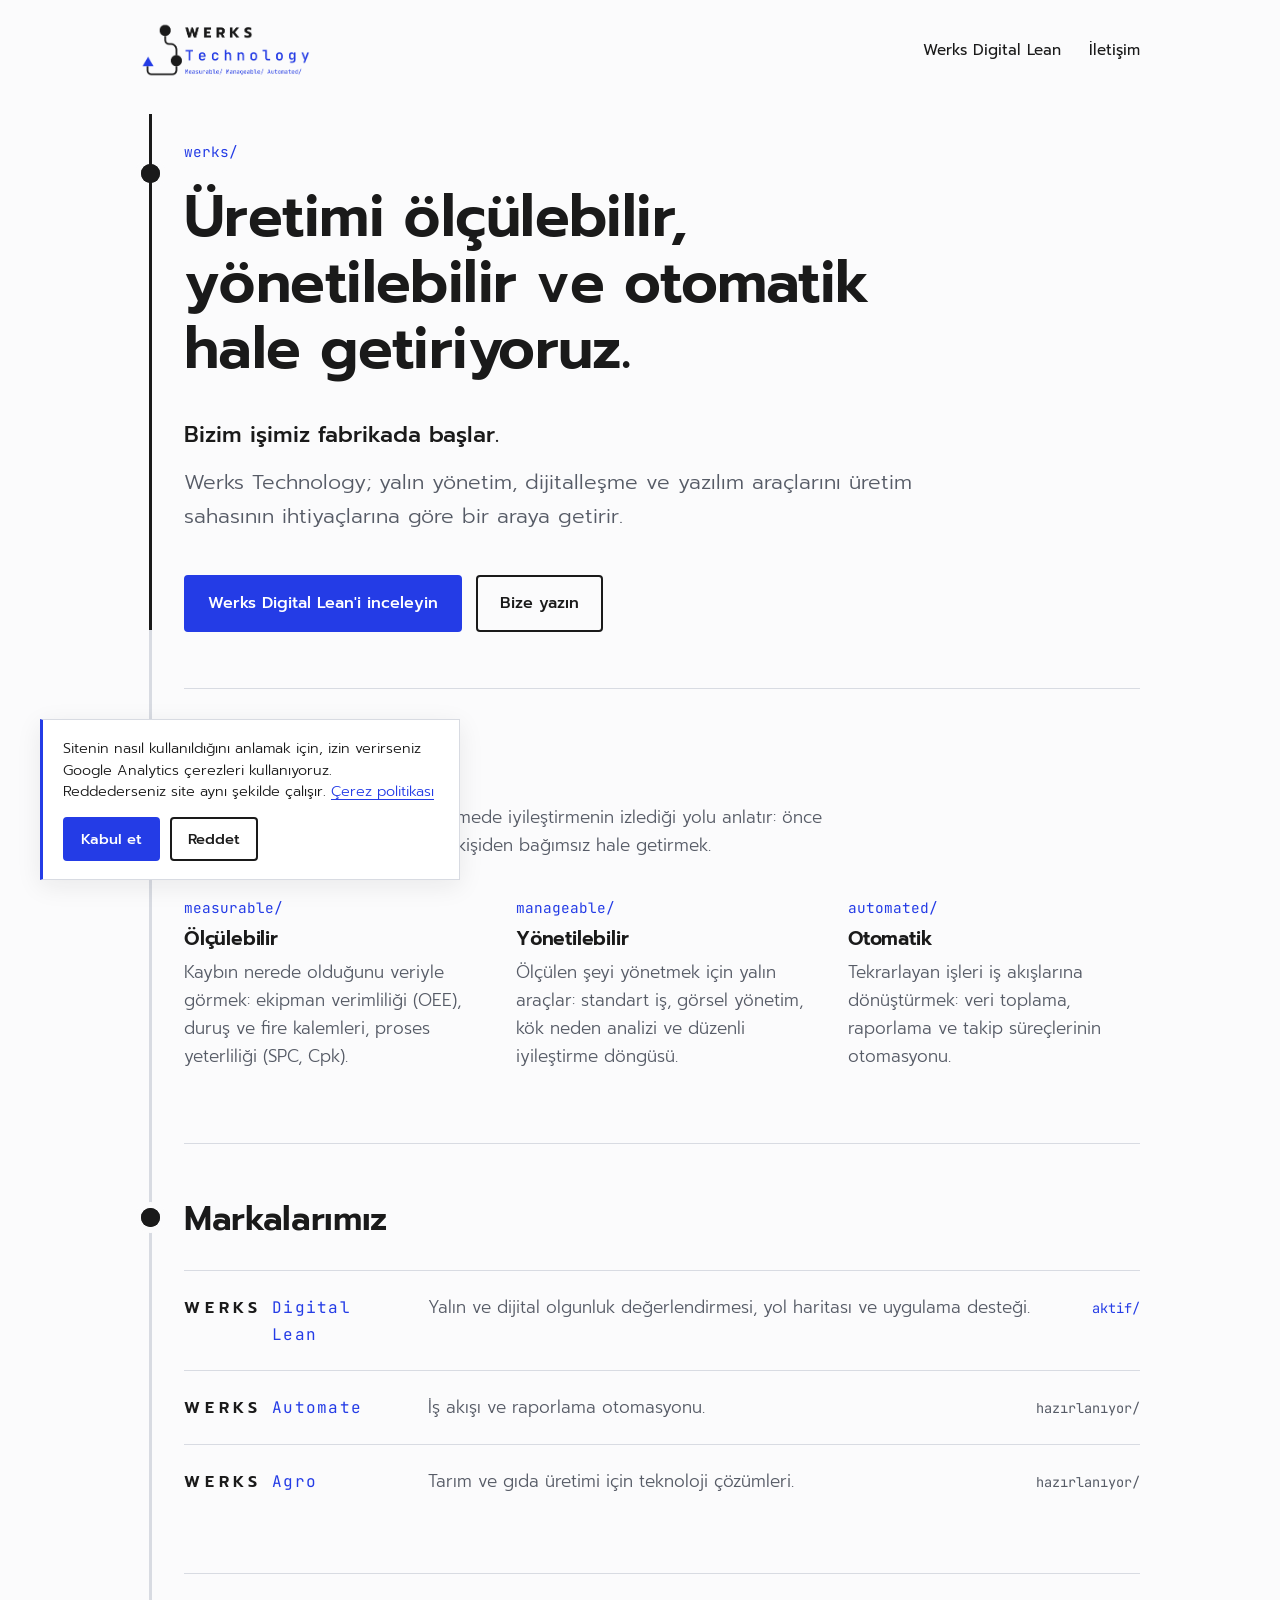
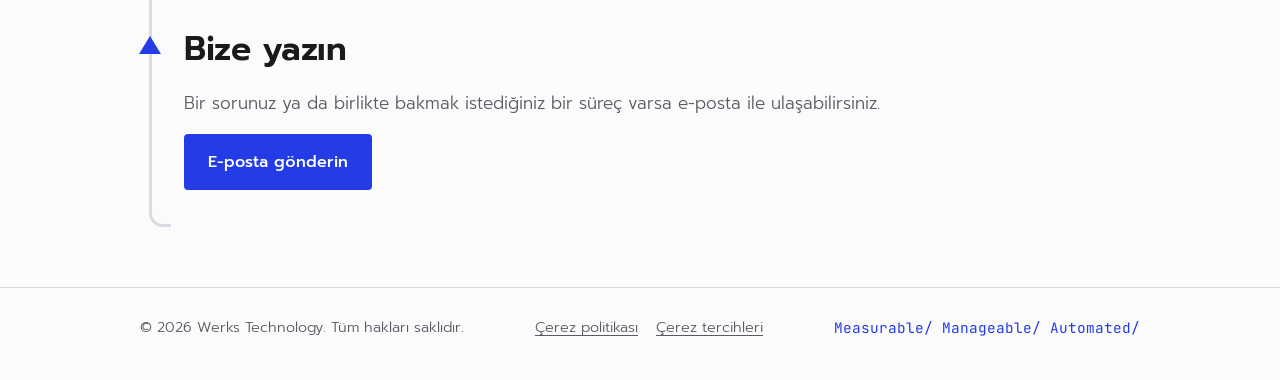
<file: index.html>
<!doctype html>
<html lang="tr" data-root="">
<head>
  <meta charset="utf-8">
  <meta name="viewport" content="width=device-width, initial-scale=1">
  <title>Werks Technology</title>
  <meta name="description" content="Werks Technology; üretim işletmelerinin süreçlerini ölçülebilir, yönetilebilir ve otomatik hale getirmek için yalın yönetim, dijitalleşme ve yazılım araçlarını bir araya getirir.">
  <link rel="canonical" href="https://werkstechnology.com/">
  <meta property="og:url" content="https://werkstechnology.com/">
  <meta property="og:title" content="Werks Technology">
  <meta property="og:description" content="Measurable/ Manageable/ Automated/">
  <meta property="og:type" content="website">
  <link rel="icon" type="image/png" href="assets/img/favicon.png">
  <link rel="apple-touch-icon" href="assets/img/apple-touch-icon.png">
  <link rel="preload" href="assets/fonts/prompt-latin-600-normal.woff2" as="font" type="font/woff2" crossorigin>
  <link rel="stylesheet" href="assets/css/fonts.css">
  <link rel="stylesheet" href="assets/css/site.css">
</head>
<body>
  <a class="skip" href="#icerik">İçeriğe geç</a>

  <header class="site-header">
    <div class="wrap">
      <a class="brand" href="./" aria-label="Werks Technology ana sayfa">
        <picture>
          <source srcset="assets/img/werks-logo-acik.png" media="(prefers-color-scheme: dark)">
          <img src="assets/img/werks-logo.png" alt="Werks Technology" width="401" height="130">
        </picture>
      </a>
      <nav class="site-nav" aria-label="Ana menü">
        <a href="digital-lean/">Werks Digital Lean</a>
        <a class="nav-extra" href="#iletisim">İletişim</a>
      </nav>
    </div>
  </header>

  <main id="icerik" class="wrap">
    <div class="flow">

      <section class="node hero">
        <p class="path">werks/</p>
        <h1>Üretimi ölçülebilir, yönetilebilir ve otomatik hale getiriyoruz.</h1>
        <p class="motto">Bizim işimiz fabrikada başlar.</p>
        <p class="lead">Werks Technology; yalın yönetim, dijitalleşme ve yazılım araçlarını üretim sahasının ihtiyaçlarına göre bir araya getirir.</p>
        <div class="actions">
          <a class="btn" href="digital-lean/">Werks Digital Lean'i inceleyin</a>
          <a class="btn btn--ghost" href="#iletisim">Bize yazın</a>
        </div>
      </section>

      <section class="node" aria-labelledby="ne-yapiyoruz">
        <h2 id="ne-yapiyoruz">Ne yapıyoruz</h2>
        <p class="muted">Sloganımızdaki üç kelime, bir işletmede iyileştirmenin izlediği yolu anlatır: önce görmek, sonra yönetmek, en son kişiden bağımsız hale getirmek.</p>
        <div class="pillars">
          <div class="pillar">
            <p class="path">measurable/</p>
            <h3>Ölçülebilir</h3>
            <p>Kaybın nerede olduğunu veriyle görmek: ekipman verimliliği (OEE), duruş ve fire kalemleri, proses yeterliliği (SPC, Cpk).</p>
          </div>
          <div class="pillar">
            <p class="path">manageable/</p>
            <h3>Yönetilebilir</h3>
            <p>Ölçülen şeyi yönetmek için yalın araçlar: standart iş, görsel yönetim, kök neden analizi ve düzenli iyileştirme döngüsü.</p>
          </div>
          <div class="pillar">
            <p class="path">automated/</p>
            <h3>Otomatik</h3>
            <p>Tekrarlayan işleri iş akışlarına dönüştürmek: veri toplama, raporlama ve takip süreçlerinin otomasyonu.</p>
          </div>
        </div>
      </section>

      <section class="node" aria-labelledby="markalar">
        <h2 id="markalar">Markalarımız</h2>
        <ul class="brands">
          <li class="is-live">
            <a class="name" href="digital-lean/"><b>WERKS</b> <span>Digital Lean</span></a>
            <p>Yalın ve dijital olgunluk değerlendirmesi, yol haritası ve uygulama desteği.</p>
            <span class="status">aktif/</span>
          </li>
          <li>
            <span class="name"><b>WERKS</b> <span>Automate</span></span>
            <p>İş akışı ve raporlama otomasyonu.</p>
            <span class="status">hazırlanıyor/</span>
          </li>
          <li>
            <span class="name"><b>WERKS</b> <span>Agro</span></span>
            <p>Tarım ve gıda üretimi için teknoloji çözümleri.</p>
            <span class="status">hazırlanıyor/</span>
          </li>
        </ul>
      </section>

      <section class="node node--end" id="iletisim" aria-labelledby="iletisim-baslik">
        <h2 id="iletisim-baslik">Bize yazın</h2>
        <p class="muted">Bir sorunuz ya da birlikte bakmak istediğiniz bir süreç varsa e-posta ile ulaşabilirsiniz.</p>
        <p><a class="btn" data-mail="info" href="#iletisim">E-posta gönderin</a></p>
        <noscript><p class="small">info [at] werkstechnology.com</p></noscript>
      </section>

    </div>
  </main>

  <footer class="site-footer">
    <div class="wrap">
      <span>© 2026 Werks Technology. Tüm hakları saklıdır.</span>
      <span class="footer-links"><a href="cerez-politikasi/">Çerez politikası</a><button type="button" data-consent-open>Çerez tercihleri</button></span>
      <span class="slogan">Measurable/ Manageable/ Automated/</span>
    </div>
  </footer>

  <script src="assets/js/site.js" defer></script>
  <script src="assets/js/consent.js" defer></script>
</body>
</html>
</file>
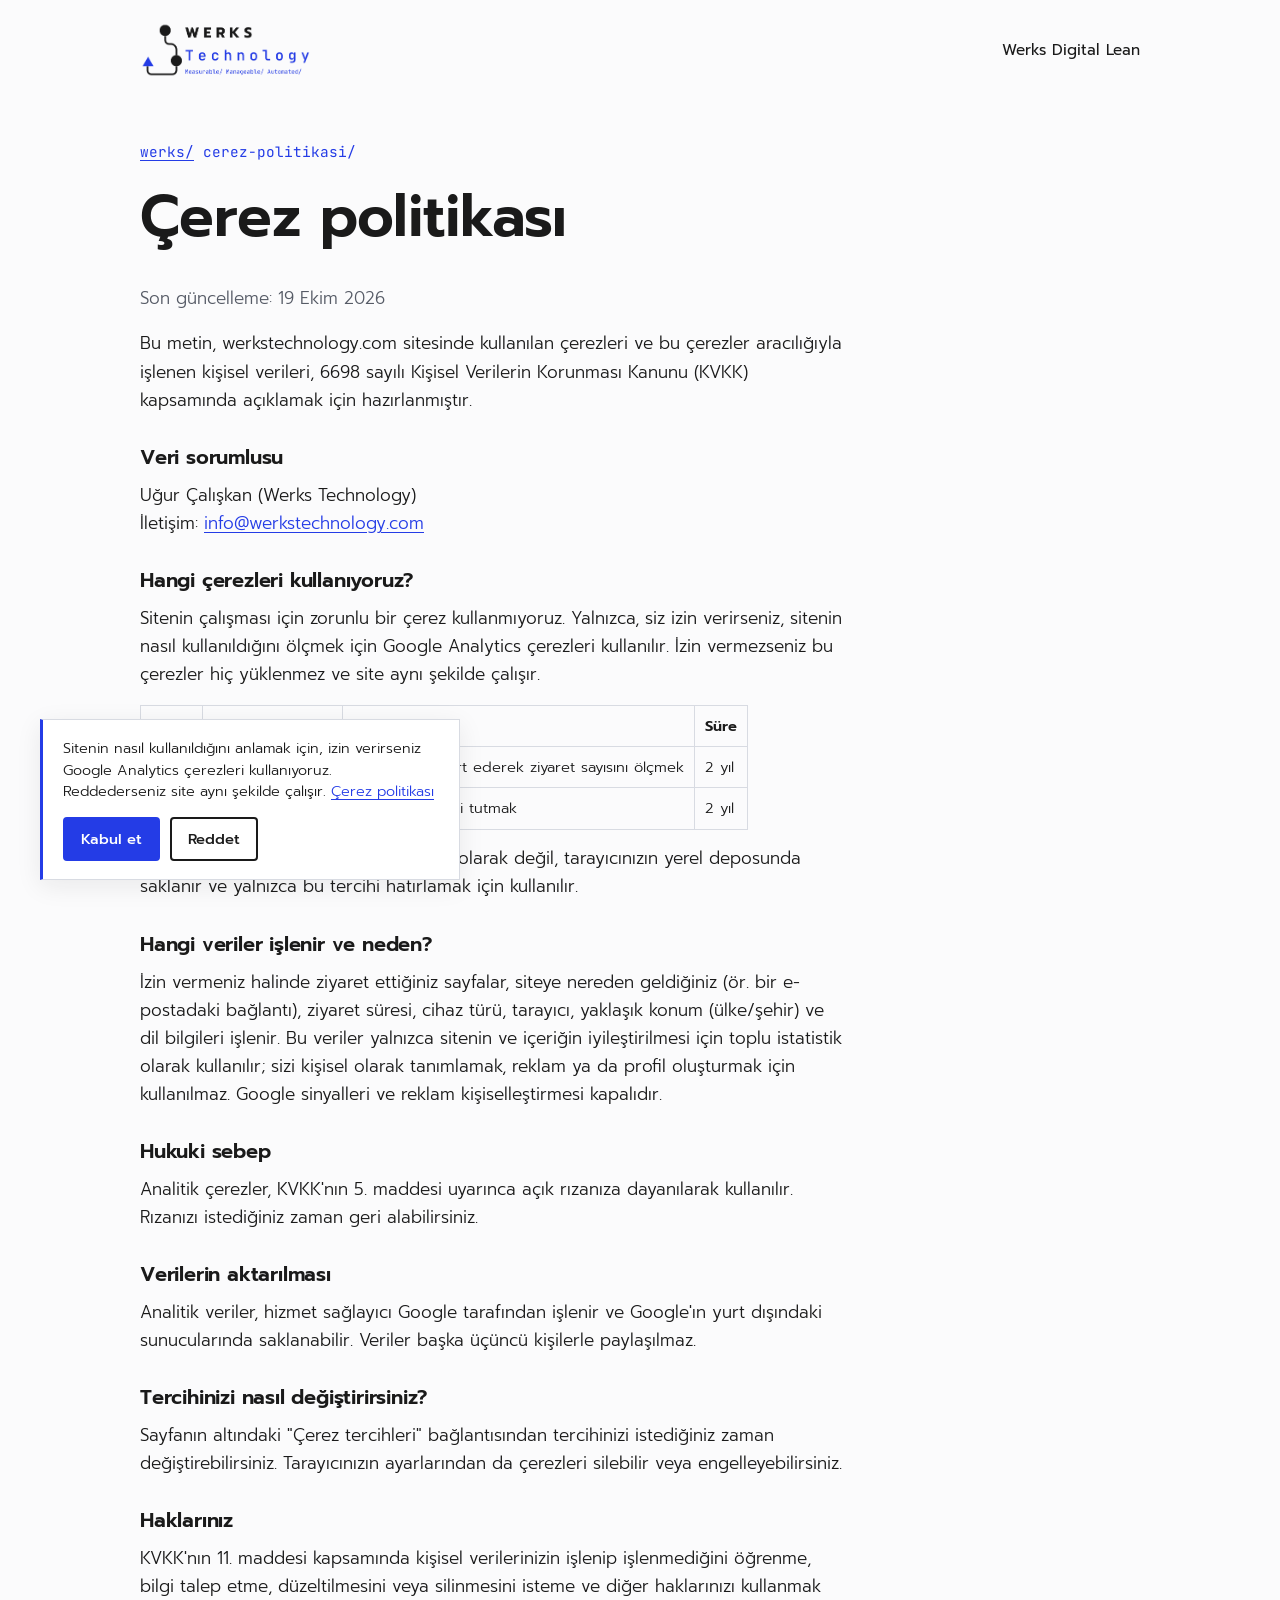
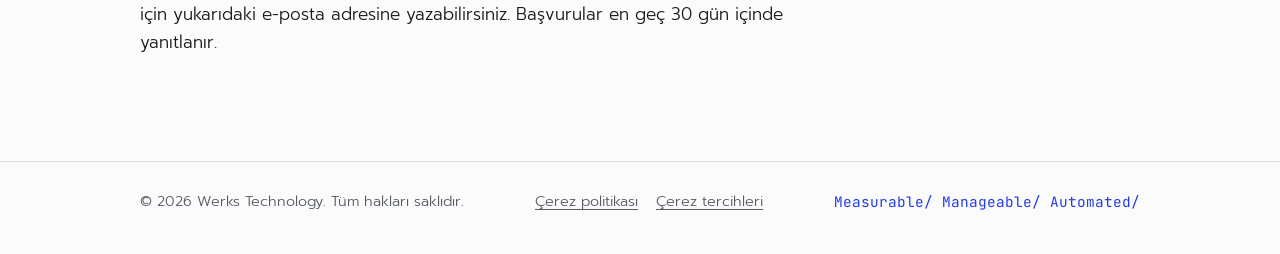
<file: cerez-politikasi/index.html>
<!doctype html>
<html lang="tr" data-root="../">
<head>
  <meta charset="utf-8">
  <meta name="viewport" content="width=device-width, initial-scale=1">
  <title>Çerez Politikası · Werks Technology</title>
  <meta name="description" content="werkstechnology.com çerez kullanımı ve kişisel verilerin işlenmesine ilişkin aydınlatma metni.">
  <link rel="canonical" href="https://werkstechnology.com/cerez-politikasi/">
  <link rel="icon" type="image/png" href="../assets/img/favicon.png">
  <link rel="apple-touch-icon" href="../assets/img/apple-touch-icon.png">
  <link rel="stylesheet" href="../assets/css/fonts.css">
  <link rel="stylesheet" href="../assets/css/site.css">
</head>
<body>
  <a class="skip" href="#icerik">İçeriğe geç</a>

  <header class="site-header">
    <div class="wrap">
      <a class="brand" href="../" aria-label="Werks Technology ana sayfa">
        <picture>
          <source srcset="../assets/img/werks-logo-acik.png" media="(prefers-color-scheme: dark)">
          <img src="../assets/img/werks-logo.png" alt="Werks Technology" width="401" height="130">
        </picture>
      </a>
      <nav class="site-nav" aria-label="Ana menü">
        <a href="../digital-lean/">Werks Digital Lean</a>
      </nav>
    </div>
  </header>

  <main id="icerik" class="wrap">
    <article class="doc">
      <p class="path"><a href="../">werks/</a> cerez-politikasi/</p>
      <h1>Çerez politikası</h1>
      <p class="muted">Son güncelleme: 19 Ekim 2026</p>

      <p>Bu metin, werkstechnology.com sitesinde kullanılan çerezleri ve bu çerezler aracılığıyla işlenen kişisel verileri, 6698 sayılı Kişisel Verilerin Korunması Kanunu (KVKK) kapsamında açıklamak için hazırlanmıştır.</p>

      <h2>Veri sorumlusu</h2>
      <p>Uğur Çalışkan (Werks Technology)<br>
      İletişim: <a data-mail="info" data-mail-show href="#">info [at] werkstechnology.com</a></p>

      <h2>Hangi çerezleri kullanıyoruz?</h2>
      <p>Sitenin çalışması için zorunlu bir çerez kullanmıyoruz. Yalnızca, siz izin verirseniz, sitenin nasıl kullanıldığını ölçmek için Google Analytics çerezleri kullanılır. İzin vermezseniz bu çerezler hiç yüklenmez ve site aynı şekilde çalışır.</p>
      <table>
        <tr><th>Çerez</th><th>Sağlayıcı</th><th>Amaç</th><th>Süre</th></tr>
        <tr><td>_ga</td><td>Google Analytics</td><td>Ziyaretçileri ayırt ederek ziyaret sayısını ölçmek</td><td>2 yıl</td></tr>
        <tr><td>_ga_*</td><td>Google Analytics</td><td>Oturum bilgisini tutmak</td><td>2 yıl</td></tr>
      </table>
      <p>Çerez tercihiniz (kabul ya da ret) çerez olarak değil, tarayıcınızın yerel deposunda saklanır ve yalnızca bu tercihi hatırlamak için kullanılır.</p>

      <h2>Hangi veriler işlenir ve neden?</h2>
      <p>İzin vermeniz halinde ziyaret ettiğiniz sayfalar, siteye nereden geldiğiniz (ör. bir e-postadaki bağlantı), ziyaret süresi, cihaz türü, tarayıcı, yaklaşık konum (ülke/şehir) ve dil bilgileri işlenir. Bu veriler yalnızca sitenin ve içeriğin iyileştirilmesi için toplu istatistik olarak kullanılır; sizi kişisel olarak tanımlamak, reklam ya da profil oluşturmak için kullanılmaz. Google sinyalleri ve reklam kişiselleştirmesi kapalıdır.</p>

      <h2>Hukuki sebep</h2>
      <p>Analitik çerezler, KVKK'nın 5. maddesi uyarınca açık rızanıza dayanılarak kullanılır. Rızanızı istediğiniz zaman geri alabilirsiniz.</p>

      <h2>Verilerin aktarılması</h2>
      <p>Analitik veriler, hizmet sağlayıcı Google tarafından işlenir ve Google'ın yurt dışındaki sunucularında saklanabilir. Veriler başka üçüncü kişilerle paylaşılmaz.</p>

      <h2>Tercihinizi nasıl değiştirirsiniz?</h2>
      <p>Sayfanın altındaki "Çerez tercihleri" bağlantısından tercihinizi istediğiniz zaman değiştirebilirsiniz. Tarayıcınızın ayarlarından da çerezleri silebilir veya engelleyebilirsiniz.</p>

      <h2>Haklarınız</h2>
      <p>KVKK'nın 11. maddesi kapsamında kişisel verilerinizin işlenip işlenmediğini öğrenme, bilgi talep etme, düzeltilmesini veya silinmesini isteme ve diğer haklarınızı kullanmak için yukarıdaki e-posta adresine yazabilirsiniz. Başvurular en geç 30 gün içinde yanıtlanır.</p>
    </article>
  </main>

  <footer class="site-footer">
    <div class="wrap">
      <span>© 2026 Werks Technology. Tüm hakları saklıdır.</span>
      <span class="footer-links"><a href="./" aria-current="page">Çerez politikası</a><button type="button" data-consent-open>Çerez tercihleri</button></span>
      <span class="slogan">Measurable/ Manageable/ Automated/</span>
    </div>
  </footer>

  <script src="../assets/js/site.js" defer></script>
  <script src="../assets/js/consent.js" defer></script>
</body>
</html>
</file>
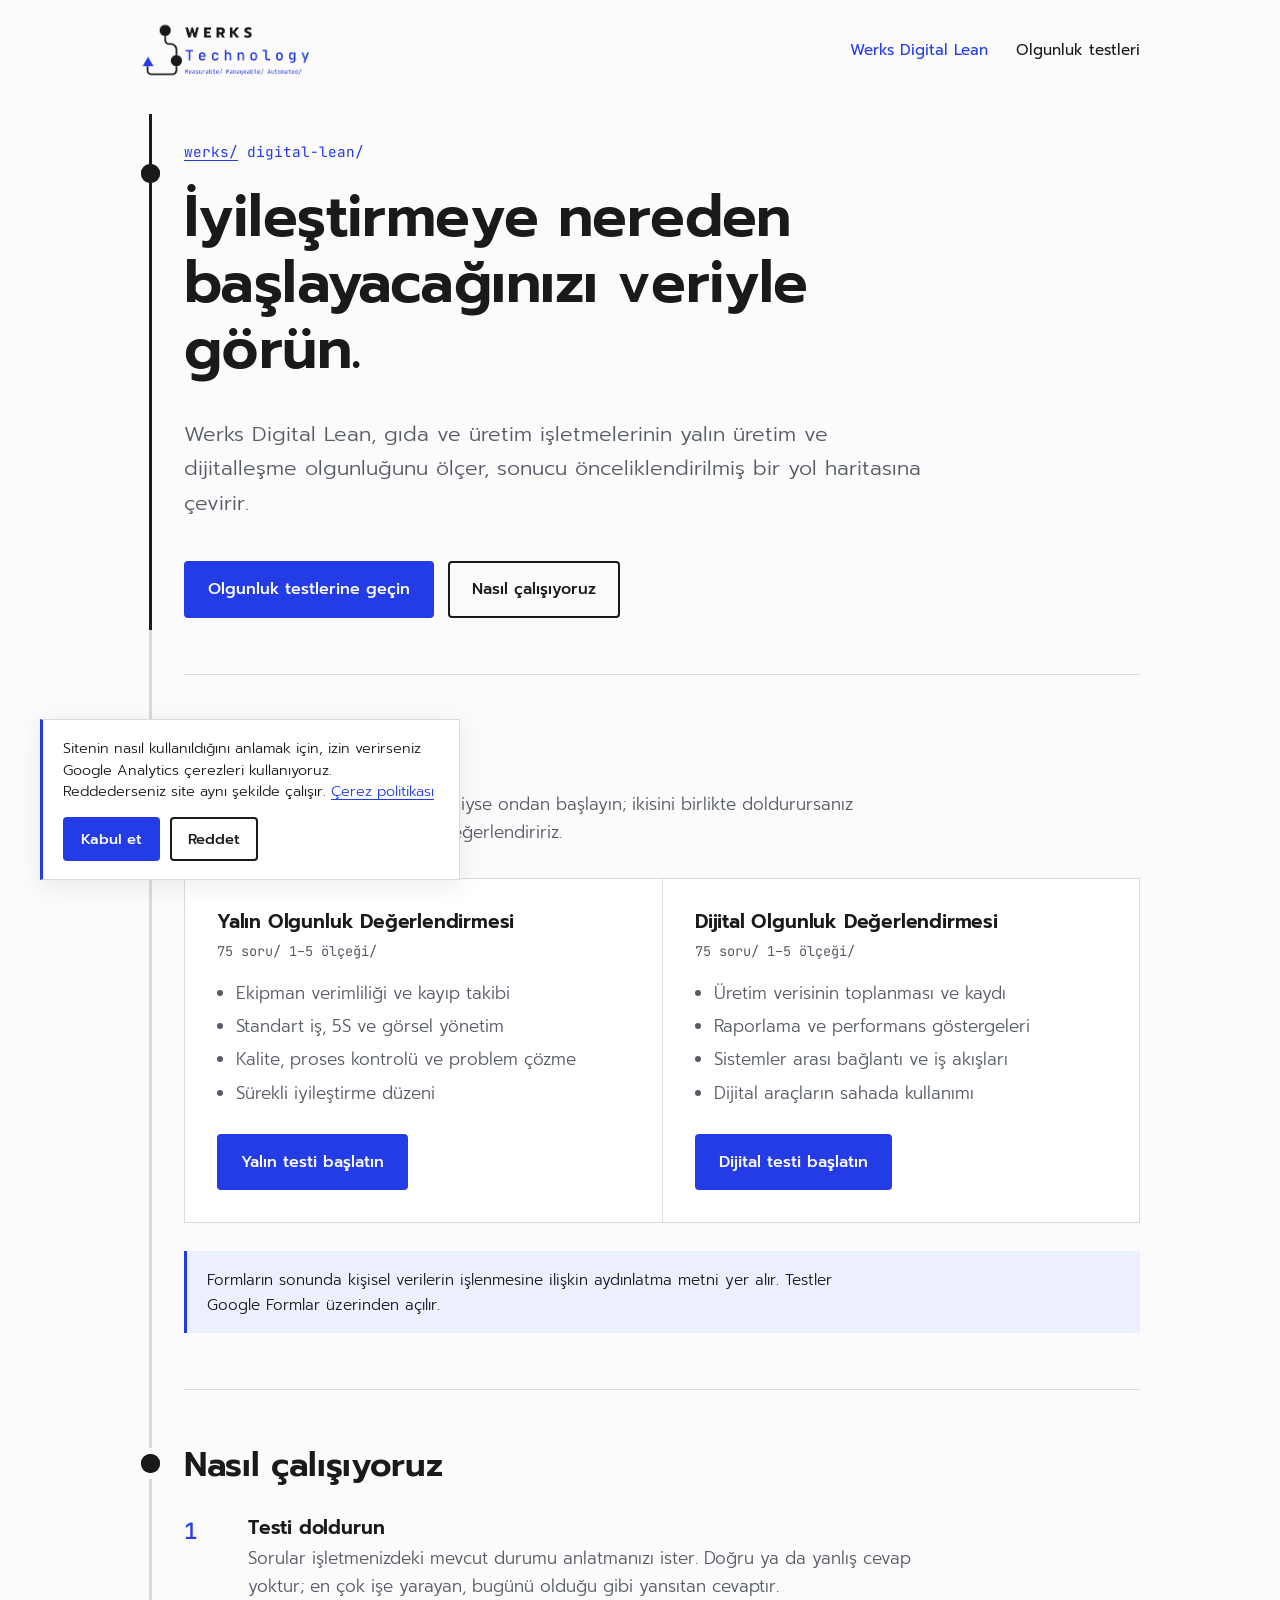
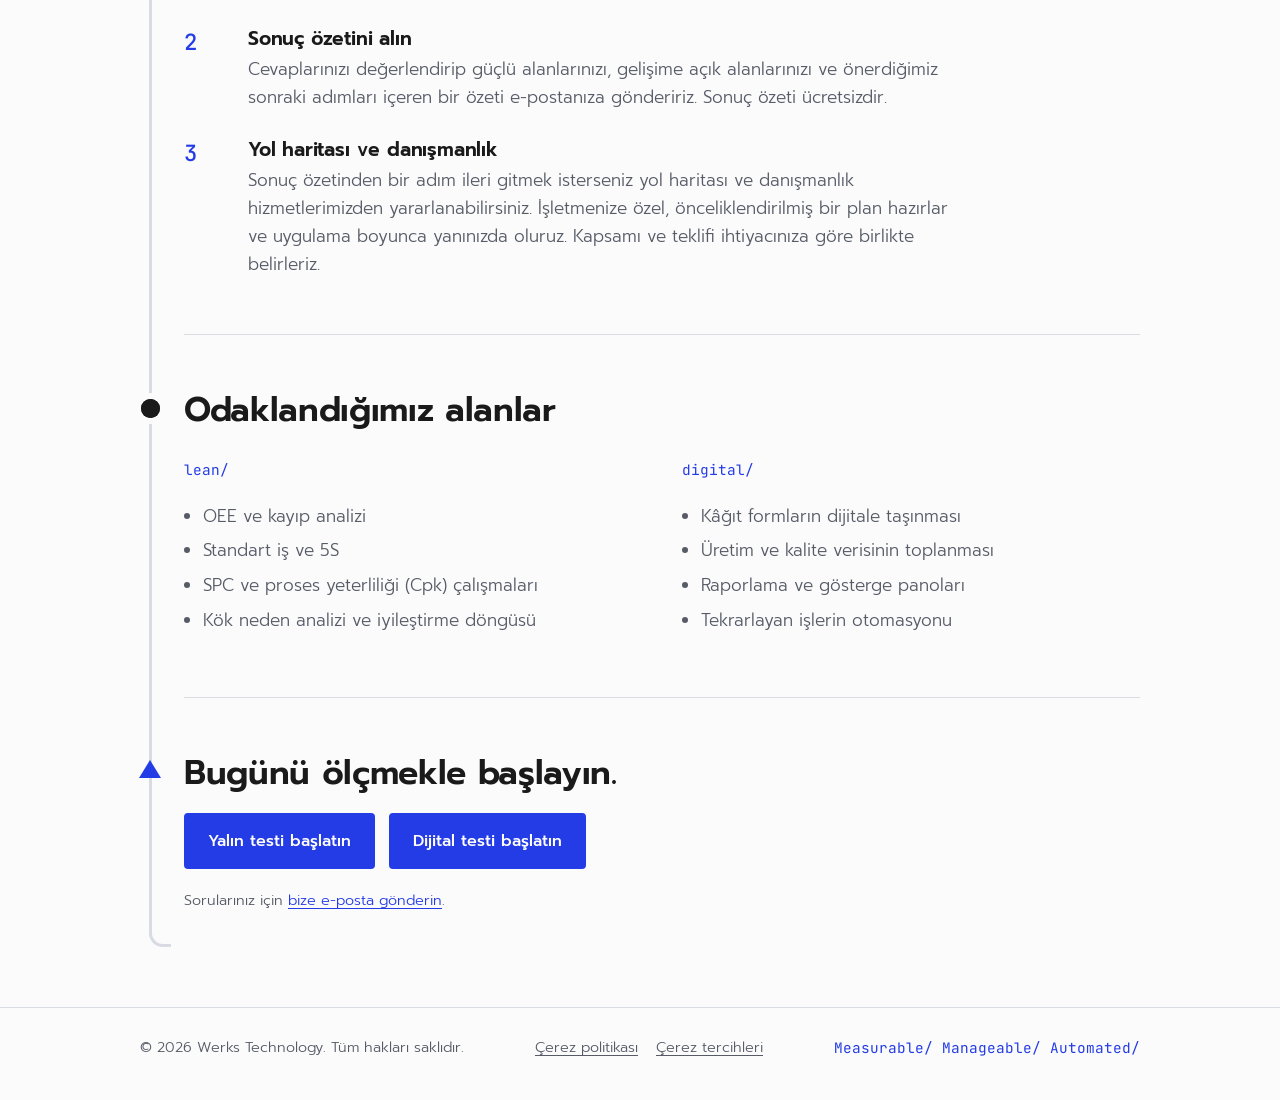
<file: digital-lean/index.html>
<!doctype html>
<html lang="tr" data-root="../">
<head>
  <meta charset="utf-8">
  <meta name="viewport" content="width=device-width, initial-scale=1">
  <title>Werks Digital Lean</title>
  <meta name="description" content="Werks Digital Lean; gıda ve üretim işletmelerinin yalın üretim ve dijitalleşme olgunluğunu ölçer, sonucu önceliklendirilmiş bir yol haritasına çevirir.">
  <link rel="canonical" href="https://werkstechnology.com/digital-lean/">
  <meta property="og:url" content="https://werkstechnology.com/digital-lean/">
  <meta property="og:title" content="Werks Digital Lean">
  <meta property="og:description" content="Yalın ve dijital olgunluk değerlendirmesi, yol haritası ve uygulama desteği.">
  <meta property="og:type" content="website">
  <link rel="icon" type="image/png" href="../assets/img/favicon.png">
  <link rel="apple-touch-icon" href="../assets/img/apple-touch-icon.png">
  <link rel="preload" href="../assets/fonts/prompt-latin-600-normal.woff2" as="font" type="font/woff2" crossorigin>
  <link rel="stylesheet" href="../assets/css/fonts.css">
  <link rel="stylesheet" href="../assets/css/site.css">
</head>
<body>
  <a class="skip" href="#icerik">İçeriğe geç</a>

  <header class="site-header">
    <div class="wrap">
      <a class="brand" href="../" aria-label="Werks Technology ana sayfa">
        <picture>
          <source srcset="../assets/img/werks-logo-acik.png" media="(prefers-color-scheme: dark)">
          <img src="../assets/img/werks-logo.png" alt="Werks Technology" width="401" height="130">
        </picture>
      </a>
      <nav class="site-nav" aria-label="Ana menü">
        <a href="./" aria-current="page">Werks Digital Lean</a>
        <a class="nav-extra" href="#testler">Olgunluk testleri</a>
      </nav>
    </div>
  </header>

  <main id="icerik" class="wrap">
    <div class="flow">

      <section class="node hero">
        <p class="path"><a href="../">werks/</a> digital-lean/</p>
        <h1>İyileştirmeye nereden başlayacağınızı veriyle görün.</h1>
        <p class="lead">Werks Digital Lean, gıda ve üretim işletmelerinin yalın üretim ve dijitalleşme olgunluğunu ölçer, sonucu önceliklendirilmiş bir yol haritasına çevirir.</p>
        <div class="actions">
          <a class="btn" href="#testler">Olgunluk testlerine geçin</a>
          <a class="btn btn--ghost" href="#nasil">Nasıl çalışıyoruz</a>
        </div>
      </section>

      <section class="node" id="testler" aria-labelledby="testler-baslik">
        <h2 id="testler-baslik">Olgunluk testleri</h2>
        <p class="muted">İki ayrı test var. Önceliğiniz hangisiyse ondan başlayın; ikisini birlikte doldurursanız sonuç özetinde iki alanı birlikte değerlendiririz.</p>

        <div class="tests">
          <article class="test">
            <h3>Yalın Olgunluk Değerlendirmesi</h3>
            <p class="meta">75 soru/ 1–5 ölçeği/</p>
            <ul>
              <li>Ekipman verimliliği ve kayıp takibi</li>
              <li>Standart iş, 5S ve görsel yönetim</li>
              <li>Kalite, proses kontrolü ve problem çözme</li>
              <li>Sürekli iyileştirme düzeni</li>
            </ul>
            <a class="btn" href="https://forms.gle/yKbJryPbddHZgEqeA" target="_blank" rel="noopener">Yalın testi başlatın</a>
          </article>

          <article class="test">
            <h3>Dijital Olgunluk Değerlendirmesi</h3>
            <p class="meta">75 soru/ 1–5 ölçeği/</p>
            <ul>
              <li>Üretim verisinin toplanması ve kaydı</li>
              <li>Raporlama ve performans göstergeleri</li>
              <li>Sistemler arası bağlantı ve iş akışları</li>
              <li>Dijital araçların sahada kullanımı</li>
            </ul>
            <a class="btn" href="https://forms.gle/qgpfssU9VMMa1PEWA" target="_blank" rel="noopener">Dijital testi başlatın</a>
          </article>
        </div>

        <div class="note">
          <p>Formların sonunda kişisel verilerin işlenmesine ilişkin aydınlatma metni yer alır. Testler Google Formlar üzerinden açılır.</p>
        </div>
      </section>

      <section class="node" id="nasil" aria-labelledby="nasil-baslik">
        <h2 id="nasil-baslik">Nasıl çalışıyoruz</h2>
        <ol class="steps">
          <li>
            <div>
              <h3>Testi doldurun</h3>
              <p>Sorular işletmenizdeki mevcut durumu anlatmanızı ister. Doğru ya da yanlış cevap yoktur; en çok işe yarayan, bugünü olduğu gibi yansıtan cevaptır.</p>
            </div>
          </li>
          <li>
            <div>
              <h3>Sonuç özetini alın</h3>
              <p>Cevaplarınızı değerlendirip güçlü alanlarınızı, gelişime açık alanlarınızı ve önerdiğimiz sonraki adımları içeren bir özeti e-postanıza göndeririz. Sonuç özeti ücretsizdir.</p>
            </div>
          </li>
          <li>
            <div>
              <h3>Yol haritası ve danışmanlık</h3>
              <p>Sonuç özetinden bir adım ileri gitmek isterseniz yol haritası ve danışmanlık hizmetlerimizden yararlanabilirsiniz. İşletmenize özel, önceliklendirilmiş bir plan hazırlar ve uygulama boyunca yanınızda oluruz. Kapsamı ve teklifi ihtiyacınıza göre birlikte belirleriz.</p>
            </div>
          </li>
        </ol>
      </section>

      <section class="node" aria-labelledby="odak-baslik">
        <h2 id="odak-baslik">Odaklandığımız alanlar</h2>
        <div class="focus">
          <div>
            <p class="path">lean/</p>
            <ul>
              <li>OEE ve kayıp analizi</li>
              <li>Standart iş ve 5S</li>
              <li>SPC ve proses yeterliliği (Cpk) çalışmaları</li>
              <li>Kök neden analizi ve iyileştirme döngüsü</li>
            </ul>
          </div>
          <div>
            <p class="path">digital/</p>
            <ul>
              <li>Kâğıt formların dijitale taşınması</li>
              <li>Üretim ve kalite verisinin toplanması</li>
              <li>Raporlama ve gösterge panoları</li>
              <li>Tekrarlayan işlerin otomasyonu</li>
            </ul>
          </div>
        </div>
      </section>

      <section class="node node--end" aria-labelledby="son-baslik">
        <h2 id="son-baslik">Bugünü ölçmekle başlayın.</h2>
        <div class="actions">
          <a class="btn" href="https://forms.gle/yKbJryPbddHZgEqeA" target="_blank" rel="noopener">Yalın testi başlatın</a>
          <a class="btn" href="https://forms.gle/qgpfssU9VMMa1PEWA" target="_blank" rel="noopener">Dijital testi başlatın</a>
        </div>
        <p class="small muted after-actions">Sorularınız için <a data-mail="info" href="../#iletisim">bize e-posta gönderin</a>.</p>
      </section>

    </div>
  </main>

  <footer class="site-footer">
    <div class="wrap">
      <span>© 2026 Werks Technology. Tüm hakları saklıdır.</span>
      <span class="footer-links"><a href="../cerez-politikasi/">Çerez politikası</a><button type="button" data-consent-open>Çerez tercihleri</button></span>
      <span class="slogan">Measurable/ Manageable/ Automated/</span>
    </div>
  </footer>

  <script src="../assets/js/site.js" defer></script>
  <script src="../assets/js/consent.js" defer></script>
</body>
</html>
</file>
<file: assets/css/fonts.css>
/* Yazı tipleri siteyle birlikte barındırılır; ziyaretçi tarayıcısı üçüncü taraf sunucuya istek atmaz.
   Prompt ve JetBrains Mono, SIL Open Font License 1.1 ile lisanslıdır (assets/fonts/OFL-*.txt). */

@font-face {
  font-family: 'Prompt';
  font-style: normal;
  font-display: swap;
  font-weight: 300;
  src: url(../fonts/prompt-latin-ext-300-normal.woff2) format('woff2');
  unicode-range: U+0100-02BA,U+02BD-02C5,U+02C7-02CC,U+02CE-02D7,U+02DD-02FF,U+0304,U+0308,U+0329,U+1D00-1DBF,U+1E00-1E9F,U+1EF2-1EFF,U+2020,U+20A0-20AB,U+20AD-20C0,U+2113,U+2C60-2C7F,U+A720-A7FF;
}

@font-face {
  font-family: 'Prompt';
  font-style: normal;
  font-display: swap;
  font-weight: 300;
  src: url(../fonts/prompt-latin-300-normal.woff2) format('woff2');
  unicode-range: U+0000-00FF,U+0131,U+0152-0153,U+02BB-02BC,U+02C6,U+02DA,U+02DC,U+0304,U+0308,U+0329,U+2000-206F,U+20AC,U+2122,U+2191,U+2193,U+2212,U+2215,U+FEFF,U+FFFD;
}

@font-face {
  font-family: 'Prompt';
  font-style: normal;
  font-display: swap;
  font-weight: 400;
  src: url(../fonts/prompt-latin-ext-400-normal.woff2) format('woff2');
  unicode-range: U+0100-02BA,U+02BD-02C5,U+02C7-02CC,U+02CE-02D7,U+02DD-02FF,U+0304,U+0308,U+0329,U+1D00-1DBF,U+1E00-1E9F,U+1EF2-1EFF,U+2020,U+20A0-20AB,U+20AD-20C0,U+2113,U+2C60-2C7F,U+A720-A7FF;
}

@font-face {
  font-family: 'Prompt';
  font-style: normal;
  font-display: swap;
  font-weight: 400;
  src: url(../fonts/prompt-latin-400-normal.woff2) format('woff2');
  unicode-range: U+0000-00FF,U+0131,U+0152-0153,U+02BB-02BC,U+02C6,U+02DA,U+02DC,U+0304,U+0308,U+0329,U+2000-206F,U+20AC,U+2122,U+2191,U+2193,U+2212,U+2215,U+FEFF,U+FFFD;
}

@font-face {
  font-family: 'Prompt';
  font-style: normal;
  font-display: swap;
  font-weight: 500;
  src: url(../fonts/prompt-latin-ext-500-normal.woff2) format('woff2');
  unicode-range: U+0100-02BA,U+02BD-02C5,U+02C7-02CC,U+02CE-02D7,U+02DD-02FF,U+0304,U+0308,U+0329,U+1D00-1DBF,U+1E00-1E9F,U+1EF2-1EFF,U+2020,U+20A0-20AB,U+20AD-20C0,U+2113,U+2C60-2C7F,U+A720-A7FF;
}

@font-face {
  font-family: 'Prompt';
  font-style: normal;
  font-display: swap;
  font-weight: 500;
  src: url(../fonts/prompt-latin-500-normal.woff2) format('woff2');
  unicode-range: U+0000-00FF,U+0131,U+0152-0153,U+02BB-02BC,U+02C6,U+02DA,U+02DC,U+0304,U+0308,U+0329,U+2000-206F,U+20AC,U+2122,U+2191,U+2193,U+2212,U+2215,U+FEFF,U+FFFD;
}

@font-face {
  font-family: 'Prompt';
  font-style: normal;
  font-display: swap;
  font-weight: 600;
  src: url(../fonts/prompt-latin-ext-600-normal.woff2) format('woff2');
  unicode-range: U+0100-02BA,U+02BD-02C5,U+02C7-02CC,U+02CE-02D7,U+02DD-02FF,U+0304,U+0308,U+0329,U+1D00-1DBF,U+1E00-1E9F,U+1EF2-1EFF,U+2020,U+20A0-20AB,U+20AD-20C0,U+2113,U+2C60-2C7F,U+A720-A7FF;
}

@font-face {
  font-family: 'Prompt';
  font-style: normal;
  font-display: swap;
  font-weight: 600;
  src: url(../fonts/prompt-latin-600-normal.woff2) format('woff2');
  unicode-range: U+0000-00FF,U+0131,U+0152-0153,U+02BB-02BC,U+02C6,U+02DA,U+02DC,U+0304,U+0308,U+0329,U+2000-206F,U+20AC,U+2122,U+2191,U+2193,U+2212,U+2215,U+FEFF,U+FFFD;
}

@font-face {
  font-family: 'JetBrains Mono';
  font-style: normal;
  font-display: swap;
  font-weight: 400;
  src: url(../fonts/jetbrains-mono-latin-ext-400-normal.woff2) format('woff2');
  unicode-range: U+0100-02BA,U+02BD-02C5,U+02C7-02CC,U+02CE-02D7,U+02DD-02FF,U+0304,U+0308,U+0329,U+1D00-1DBF,U+1E00-1E9F,U+1EF2-1EFF,U+2020,U+20A0-20AB,U+20AD-20C0,U+2113,U+2C60-2C7F,U+A720-A7FF;
}

@font-face {
  font-family: 'JetBrains Mono';
  font-style: normal;
  font-display: swap;
  font-weight: 400;
  src: url(../fonts/jetbrains-mono-latin-400-normal.woff2) format('woff2');
  unicode-range: U+0000-00FF,U+0131,U+0152-0153,U+02BB-02BC,U+02C6,U+02DA,U+02DC,U+0304,U+0308,U+0329,U+2000-206F,U+20AC,U+2122,U+2191,U+2193,U+2212,U+2215,U+FEFF,U+FFFD;
}

@font-face {
  font-family: 'JetBrains Mono';
  font-style: normal;
  font-display: swap;
  font-weight: 500;
  src: url(../fonts/jetbrains-mono-latin-ext-500-normal.woff2) format('woff2');
  unicode-range: U+0100-02BA,U+02BD-02C5,U+02C7-02CC,U+02CE-02D7,U+02DD-02FF,U+0304,U+0308,U+0329,U+1D00-1DBF,U+1E00-1E9F,U+1EF2-1EFF,U+2020,U+20A0-20AB,U+20AD-20C0,U+2113,U+2C60-2C7F,U+A720-A7FF;
}

@font-face {
  font-family: 'JetBrains Mono';
  font-style: normal;
  font-display: swap;
  font-weight: 500;
  src: url(../fonts/jetbrains-mono-latin-500-normal.woff2) format('woff2');
  unicode-range: U+0000-00FF,U+0131,U+0152-0153,U+02BB-02BC,U+02C6,U+02DA,U+02DC,U+0304,U+0308,U+0329,U+2000-206F,U+20AC,U+2122,U+2191,U+2193,U+2212,U+2215,U+FEFF,U+FFFD;
}
</file>
<file: assets/css/site.css>
/* Werks Technology — ortak stil dosyası
   Renkler ve yazı tipleri kurumsal logo kılavuzundan alınmıştır. */

:root {
  --ink: #1a1a1a;
  --blue: #243ce6;
  --paper: #fbfbfc;
  --surface: #ffffff;
  --muted: #565b66;
  --rule: #d8dbe2;
  --blue-soft: #eceffd;

  --font-sans: "Prompt", system-ui, -apple-system, "Segoe UI", sans-serif;
  --font-mono: "JetBrains Mono", ui-monospace, "Cascadia Code", Consolas, monospace;

  --measure: 64ch;
  --gutter: clamp(16px, 4vw, 40px);
  --spine: 44px;
}

@media (prefers-color-scheme: dark) {
  :root {
    --ink: #eceef3;
    --blue: #6f82ff;
    --paper: #121318;
    --surface: #1a1c23;
    --muted: #a3a8b5;
    --rule: #2e313b;
    --blue-soft: #1d2340;
  }
}

*,
*::before,
*::after { box-sizing: border-box; }

html { -webkit-text-size-adjust: 100%; }

body {
  margin: 0;
  background: var(--paper);
  color: var(--ink);
  font-family: var(--font-sans);
  font-weight: 300;
  font-size: 1.0625rem;
  line-height: 1.65;
}

img { max-width: 100%; height: auto; display: block; }

a { color: var(--blue); text-underline-offset: 3px; }
a:hover { text-decoration-thickness: 2px; }

:focus-visible {
  outline: 2px solid var(--blue);
  outline-offset: 3px;
  border-radius: 2px;
}

.skip {
  position: absolute;
  left: -9999px;
}
.skip:focus {
  left: var(--gutter);
  top: 12px;
  background: var(--surface);
  padding: 8px 12px;
  z-index: 10;
}

.wrap {
  max-width: 1080px;
  margin: 0 auto;
  padding: 0 var(--gutter);
}

/* Üst bar */

.site-header .wrap {
  display: flex;
  align-items: center;
  justify-content: space-between;
  gap: 24px;
  padding-top: 22px;
  padding-bottom: 22px;
}

.brand img { width: 172px; }

.site-nav {
  display: flex;
  gap: 28px;
  font-size: 0.95rem;
  font-weight: 400;
}
.site-nav a { color: var(--ink); text-decoration: none; }
.site-nav a:hover,
.site-nav a[aria-current="page"] { color: var(--blue); }

/* Akış omurgası: logodaki bağlantı çizgisi sayfa boyunca devam eder.
   Her bölüm bir ara nokta, son bölüm mavi bitiş noktası. */

.flow {
  position: relative;
  padding-left: var(--spine);
  margin: 0;
}
.flow::before {
  content: "";
  position: absolute;
  left: 9px;
  top: 14px;
  bottom: 36px;
  width: 22px;
  border-left: 3px solid var(--ink);
  border-bottom: 3px solid var(--ink);
  border-bottom-left-radius: 14px;
}

.node {
  position: relative;
  padding: 56px 0;
}
.node::before {
  content: "";
  position: absolute;
  left: calc(var(--spine) * -1 + 1px);
  top: 64px;
  width: 19px;
  height: 19px;
  border-radius: 50%;
  background: var(--ink);
  box-shadow: 0 0 0 6px var(--paper);
}
.node + .node { border-top: 1px solid var(--rule); }

.node--end::before {
  width: 0;
  height: 0;
  border-radius: 0;
  background: none;
  box-shadow: none;
  border-left: 11px solid transparent;
  border-right: 11px solid transparent;
  border-bottom: 18px solid var(--blue);
  left: calc(var(--spine) * -1 - 1px);
}

/* Tipografi */

h1, h2, h3 {
  font-weight: 600;
  line-height: 1.15;
  margin: 0 0 0.6em;
  letter-spacing: -0.01em;
}
h1 { font-size: clamp(2.1rem, 5.2vw, 3.6rem); max-width: 18ch; }
h2 { font-size: clamp(1.5rem, 3vw, 2.1rem); max-width: 26ch; }
h3 { font-size: 1.2rem; margin-bottom: 0.4em; }

p { margin: 0 0 1em; max-width: var(--measure); }

.motto {
  font-weight: 500;
  font-size: clamp(1.15rem, 2.2vw, 1.4rem);
  margin-bottom: 0.5em;
}

.lead {
  font-size: clamp(1.1rem, 2vw, 1.3rem);
  color: var(--muted);
  max-width: 54ch;
}

.path {
  font-family: var(--font-mono);
  font-size: 0.9rem;
  color: var(--blue);
  margin: 0 0 1.4em;
}

.muted { color: var(--muted); }
.after-actions { margin-top: 1.4em; }
.small { font-size: 0.9rem; }

/* Hero */

.hero { padding-top: 40px; }
.hero .lead { margin-bottom: 2em; }

/* Logo sloganındaki üç kelime: ölçülebilir / yönetilebilir / otomatik */

.pillars {
  display: grid;
  grid-template-columns: repeat(3, minmax(0, 1fr));
  gap: 40px;
  margin-top: 36px;
}
.pillar .path { margin-bottom: 0.6em; }
.pillar p:not(.path) { color: var(--muted); }

/* Markalar */

.brands {
  list-style: none;
  margin: 32px 0 0;
  padding: 0;
  border-top: 1px solid var(--rule);
}
.brands li {
  display: grid;
  grid-template-columns: 220px 1fr auto;
  gap: 24px;
  align-items: baseline;
  padding: 22px 0;
  border-bottom: 1px solid var(--rule);
}
.brands li:last-child { border-bottom: 0; }
.brands .name { display: flex; align-items: baseline; gap: 10px; color: var(--ink); text-decoration: none; }
/* Logodaki yazım: WERKS kalın ve açık aralıklı, alt marka mavi ve monospace */
.brands .name b { font-weight: 600; font-size: 1rem; letter-spacing: 0.3em; }
.brands .name span { font-family: var(--font-mono); font-weight: 400; font-size: 1rem; color: var(--blue); letter-spacing: 0.08em; }
a.name:hover span { text-decoration: underline; text-underline-offset: 4px; }
.brands p { margin: 0; color: var(--muted); }
.brands .status { font-family: var(--font-mono); font-size: 0.85rem; color: var(--muted); white-space: nowrap; }
.brands li.is-live .status { color: var(--blue); }

/* Butonlar */

.actions { display: flex; flex-wrap: wrap; gap: 14px; }

.btn {
  display: inline-block;
  padding: 13px 22px;
  border-radius: 4px;
  font-family: var(--font-sans);
  font-weight: 500;
  font-size: 1rem;
  text-decoration: none;
  border: 2px solid var(--blue);
  background: var(--blue);
  color: #ffffff;
}
.btn:hover { background: var(--ink); border-color: var(--ink); color: var(--paper); text-decoration: none; }
.btn--ghost { background: transparent; color: var(--ink); border-color: var(--ink); }
.btn--ghost:hover { background: var(--ink); color: var(--paper); }

/* Testler */

.tests {
  display: grid;
  grid-template-columns: repeat(2, minmax(0, 1fr));
  gap: 0;
  margin-top: 32px;
  border: 1px solid var(--rule);
  background: var(--surface);
}
.test { padding: 32px; }
.test + .test { border-left: 1px solid var(--rule); }
.test .meta { font-family: var(--font-mono); font-size: 0.85rem; color: var(--muted); margin-bottom: 1.2em; }
.test ul { margin: 0 0 1.6em; padding-left: 1.1em; color: var(--muted); }
.test li { margin-bottom: 0.3em; }

/* Süreç adımları (gerçek bir sıra olduğu için numaralı) */

.steps {
  list-style: none;
  counter-reset: step;
  margin: 32px 0 0;
  padding: 0;
  display: grid;
  gap: 28px;
}
.steps li {
  counter-increment: step;
  display: grid;
  grid-template-columns: 48px 1fr;
  gap: 16px;
}
.steps li::before {
  content: counter(step);
  font-family: var(--font-mono);
  font-weight: 500;
  color: var(--blue);
  font-size: 1.4rem;
  line-height: 1.3;
}
.steps h3 { margin-bottom: 0.25em; }
.steps p { margin: 0; color: var(--muted); }

/* Odak alanları */

.focus {
  display: grid;
  grid-template-columns: repeat(2, minmax(0, 1fr));
  gap: 40px;
  margin-top: 28px;
}
.focus ul { margin: 0; padding-left: 1.1em; color: var(--muted); }
.focus li { margin-bottom: 0.4em; }

.note {
  margin-top: 28px;
  padding: 16px 20px;
  background: var(--blue-soft);
  border-left: 3px solid var(--blue);
  font-size: 0.95rem;
}
.note p { margin: 0; }

/* Alt bilgi */

.site-footer {
  border-top: 1px solid var(--rule);
  margin-top: 24px;
}
.site-footer .wrap {
  display: flex;
  flex-wrap: wrap;
  justify-content: space-between;
  gap: 16px;
  padding-top: 28px;
  padding-bottom: 40px;
  font-size: 0.9rem;
  color: var(--muted);
}
.site-footer .slogan { font-family: var(--font-mono); color: var(--blue); }

/* Kaydırma efekti (site.js "fx" sınıfını ekler; JS yoksa ya da hareket
   azaltılmışsa sayfa olduğu gibi, her şey açık görünür).
   Sayfa aşağı indikçe çizgi dolar, ulaşılan bölümün noktası dolar ve
   bölüm içeriği yerine oturur. Son bölümde mavi bitiş noktası yanar. */

.fx .flow::before { border-color: var(--rule); transition: border-color 400ms ease; }
.fx .flow.is-done::before { border-color: var(--ink); }

.flow-progress {
  position: absolute;
  left: 9px;
  top: 14px;
  width: 3px;
  height: 0;
  background: var(--ink);
  pointer-events: none;
}

.fx .node::before {
  background: var(--paper);
  box-shadow: inset 0 0 0 3px var(--ink), 0 0 0 6px var(--paper);
  transition: background 300ms ease, transform 300ms ease;
}
.fx .node.is-active::before { background: var(--ink); }

.fx .node--end::before {
  background: none;
  box-shadow: none;
  border-bottom-color: var(--rule);
  transition: border-bottom-color 400ms ease, transform 400ms ease;
}
.fx .node--end.is-active::before { border-bottom-color: var(--blue); transform: translateY(-2px); }

.fx .node > * {
  opacity: 0;
  transform: translateY(18px);
  transition: opacity 550ms ease, transform 550ms cubic-bezier(.2,.7,.2,1);
}
.fx .node.is-active > * { opacity: 1; transform: none; }
.fx .node.is-active > *:nth-child(2) { transition-delay: 60ms; }
.fx .node.is-active > *:nth-child(3) { transition-delay: 120ms; }
.fx .node.is-active > *:nth-child(n+4) { transition-delay: 180ms; }

/* Mobil */

@media (max-width: 760px) {
  :root { --spine: 30px; }
  .flow::before { left: 5px; width: 14px; border-width: 2px; }
  .flow-progress { left: 5px; width: 2px; }
  .fx .node::before { box-shadow: inset 0 0 0 2px var(--ink), 0 0 0 5px var(--paper); }
  .node { padding: 40px 0; }
  .node::before { width: 14px; height: 14px; top: 47px; left: calc(var(--spine) * -1); }
  .node--end::before { border-left-width: 9px; border-right-width: 9px; border-bottom-width: 15px; width: 0; height: 0; left: calc(var(--spine) * -1 - 2px); }
  .brand img { width: 140px; }
  .site-nav { gap: 18px; font-size: 0.9rem; }
  .pillars, .focus { grid-template-columns: 1fr; gap: 28px; }
  .tests { grid-template-columns: 1fr; }
  .test { padding: 24px; }
  .test + .test { border-left: 0; border-top: 1px solid var(--rule); }
  .brands li { grid-template-columns: 1fr; gap: 6px; }
}

@media (max-width: 420px) {
  .site-nav .nav-extra { display: none; }
}

/* Bitiş noktası nokta değil üçgen; genel nokta stilleri ona uygulanmasın */
.fx .node--end::before,
.fx .node--end.is-active::before {
  background: none;
  box-shadow: none;
}

/* Çerez izni */

.consent {
  position: fixed;
  left: var(--gutter);
  bottom: 20px;
  z-index: 20;
  max-width: 420px;
  padding: 18px 20px;
  background: var(--surface);
  border: 1px solid var(--rule);
  border-left: 3px solid var(--blue);
  box-shadow: 0 6px 24px rgba(26, 26, 26, 0.08);
  font-size: 0.9rem;
  line-height: 1.5;
}
.consent[hidden] { display: none; }
.consent p { margin: 0 0 14px; }
.consent-actions { display: flex; gap: 10px; }
.consent .btn { padding: 9px 16px; font-size: 0.92rem; }

.footer-links { display: flex; gap: 18px; }
.footer-links a,
.footer-links button {
  color: var(--muted);
  font: inherit;
  background: none;
  border: 0;
  padding: 0;
  cursor: pointer;
  text-decoration: underline;
  text-underline-offset: 3px;
}

/* Metin sayfası (çerez politikası) */
.doc { padding: 40px 0 64px; }
.doc h2 { font-size: 1.25rem; margin-top: 1.6em; }
.doc ul { padding-left: 1.2em; max-width: var(--measure); }
.doc table { border-collapse: collapse; margin: 1em 0; font-size: 0.92rem; }
.doc th, .doc td { border: 1px solid var(--rule); padding: 8px 10px; text-align: left; vertical-align: top; }

@media (max-width: 760px) {
  .consent { left: 12px; right: 12px; bottom: 12px; max-width: none; }
  .footer-links { flex-wrap: wrap; }
}
</file>
